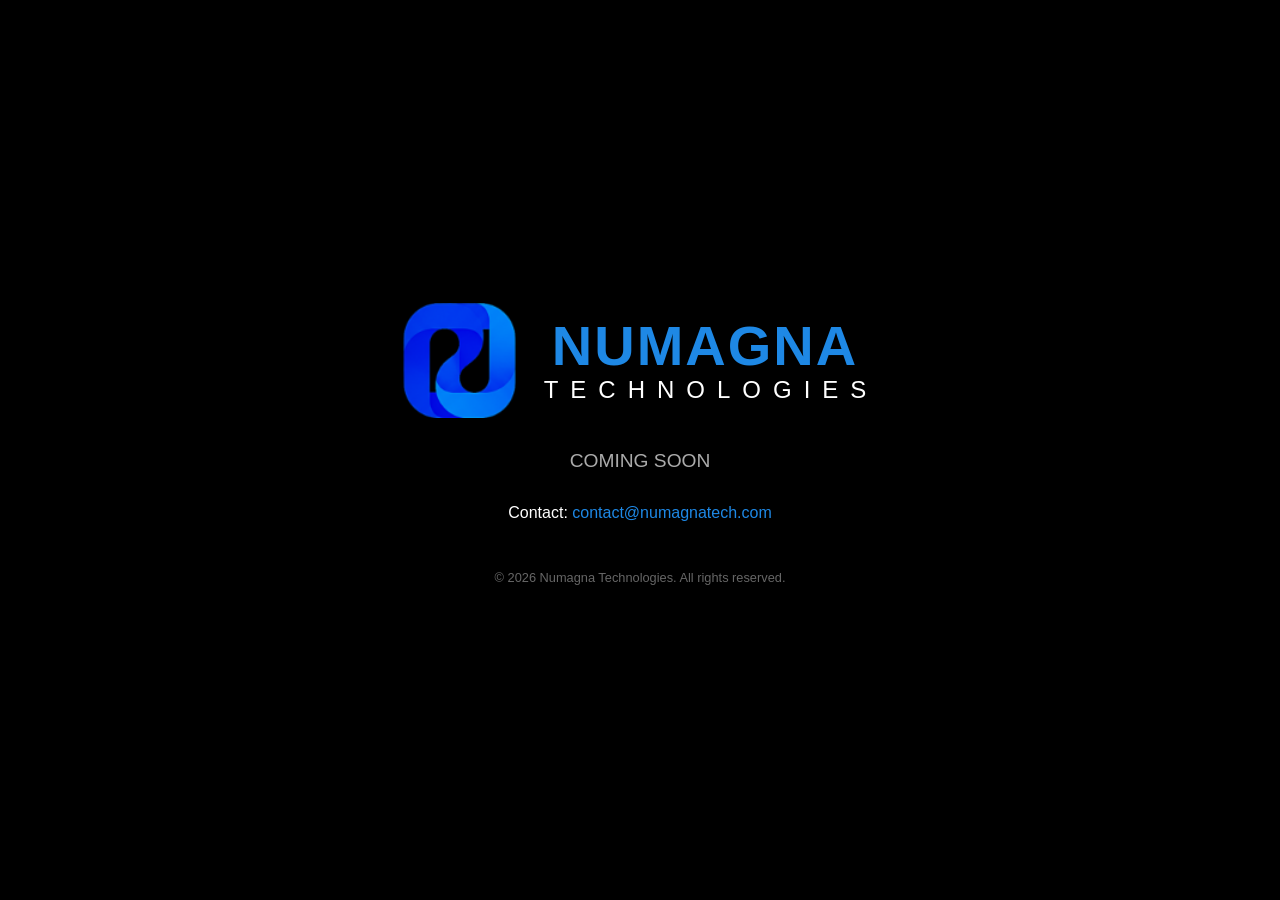
<file: index.html>
<!DOCTYPE html>
<html lang="en">
<head>
     <!-- Google tag (gtag.js) -->
    <script async src="https://www.googletagmanager.com/gtag/js?id=G-K80WSXE755"></script>
    <script>
    window.dataLayer = window.dataLayer || [];
    function gtag(){dataLayer.push(arguments);}
    gtag('js', new Date());

    gtag('config', 'G-K80WSXE755');
    </script>   
    <meta charset="UTF-8">
    <meta name="viewport" content="width=device-width, initial-scale=1.0">
    <title>Numagna Technologies | Coming Soon</title>
    
    <!-- SEO Meta Tags -->
    <meta name="description" content="Numagna Technologies is pioneering high-performance software, graphics systems, and interactive computing. Coming soon.">
    <meta name="keywords" content="Numagna Technologies, Numension, 3D game engine, DirectX 12, C++, high-performance software, technology, coming soon">
    
    <!-- Open Graph / Facebook Meta Tags -->
    <meta property="og:type" content="website">
    <meta property="og:url" content="https://numagnatech.com/">
    <meta property="og:title" content="Numagna Technologies | Coming Soon">
    <meta property="og:description" content="Numagna Technologies is pioneering high-performance software, graphics systems, and interactive computing. Coming soon.">
    <meta property="og:image" content="https://numagnatech.com/web-app-manifest-512x512.png">

    <!-- Twitter Meta Tags -->
    <meta property="twitter:card" content="summary_large_image">
    <meta property="twitter:url" content="https://numagnatech.com/">
    <meta property="twitter:title" content="Numagna Technologies | Coming Soon">
    <meta property="twitter:description" content="Numagna Technologies is pioneering high-performance software, graphics systems, and interactive computing. Coming soon.">
    <meta property="twitter:image" content="https://numagnatech.com/web-app-manifest-512x512.png">

    <link rel="icon" type="image/png" href="/favicon-96x96.png" sizes="96x96" />
    <link rel="icon" type="image/svg+xml" href="/favicon.svg" />
    <link rel="shortcut icon" href="/favicon.ico" />
    <link rel="apple-touch-icon" sizes="180x180" href="/apple-touch-icon.png" />
    <link rel="manifest" href="/site.webmanifest" />
<style>
    body { 
        margin: 0; padding: 0; display: flex; justify-content: center; 
        align-items: center; min-height: 100vh; background-color: #000000; 
        color: #ffffff; font-family: -apple-system, BlinkMacSystemFont, "Segoe UI", Roboto, Helvetica, Arial, sans-serif;
        will-change: transform;
        -webkit-font-smoothing: antialiased;
    }
    .container { text-align: center; padding: 20px; width: 100%; box-sizing: border-box; }
    
    /* Branding Section */
    .main-branding-container {
        display: flex;
        align-items: center; /* This centers the logo vertically against the text block */
        justify-content: center;
        gap: 15px; /* Space between the logo and the text */
        margin-bottom: 2rem;
        flex-wrap: wrap; /* Allow wrapping on very small screens if needed */
    }

    .text-block {
        display: flex;
        flex-direction: column;
        align-items: center; /* Centers the words relative to each other */
        gap: 4px; /* INCREASE/DECREASE THIS for vertical space between words */
    }

    .main-logo {
        height: 115px; /* Sized to match the combined height of the text */
        width: auto;
    }

    h1 { 
        font-size: 3.5rem; 
        margin: 0; 
        letter-spacing: 2px; 
        color: #1e88e5;
        line-height: 1; /* Eliminates hidden vertical padding */
    }

    .subtitle { 
        font-size: 1.5rem; 
        font-weight: 300;
        letter-spacing: 12px;
        margin: 0;
        padding-left: 12px; /* Counteracts letter-spacing to keep text centered */
        color: #ffffff;
        text-transform: uppercase;
        line-height: 1;
    }

    /* Mobile Responsiveness */
    @media (max-width: 768px) {
        .main-logo {
            height: 80px;
        }

        h1 {
            font-size: 2.5rem;
            letter-spacing: 2px;
        }

        .subtitle {
            font-size: 1.1rem;
            letter-spacing: 8px;
            padding-left: 8px;
        }
    }
    
    @media (max-width: 480px) {
        h1 {
            font-size: 2rem;
        }
        
        .subtitle {
            font-size: 0.9rem;
            letter-spacing: 6px;
            padding-left: 6px;
        }
    }

    /* Supporting Content */
    .tagline { font-size: 1.2rem; color: #aaaaaa; margin-top: 1.5rem; }
    .contact { margin-top: 2rem; }
    a { color: #1e88e5; text-decoration: none; border-bottom: 1px solid transparent; transition: border-color 0.3s; }
    a:hover { border-bottom-color: #1e88e5; }
</style>

</head>
<body>
<div class="container">
    <div class="main-branding-container">
        <img src="/favicon-96x96.png" alt="Numagna Logo" class="main-logo">
        
        <div class="text-block">
            <h1>NUMAGNA</h1>
            <p class="subtitle">TECHNOLOGIES</p>
        </div>
    </div>

    <p class="tagline">COMING SOON</p>
    
    <div class="contact">
        <p>Contact: <a href="mailto:contact@numagnatech.com">contact@numagnatech.com</a></p>
    </div>
    
    <footer style="margin-top: 3rem; font-size: 0.8rem; color: #666;">
        <p>&copy; <span id="year"></span> Numagna Technologies. All rights reserved.</p>
    </footer>        
    <script>
            document.getElementById("year").textContent = new Date().getFullYear();
        </script>
    </div>
</body>
</html>
</file>
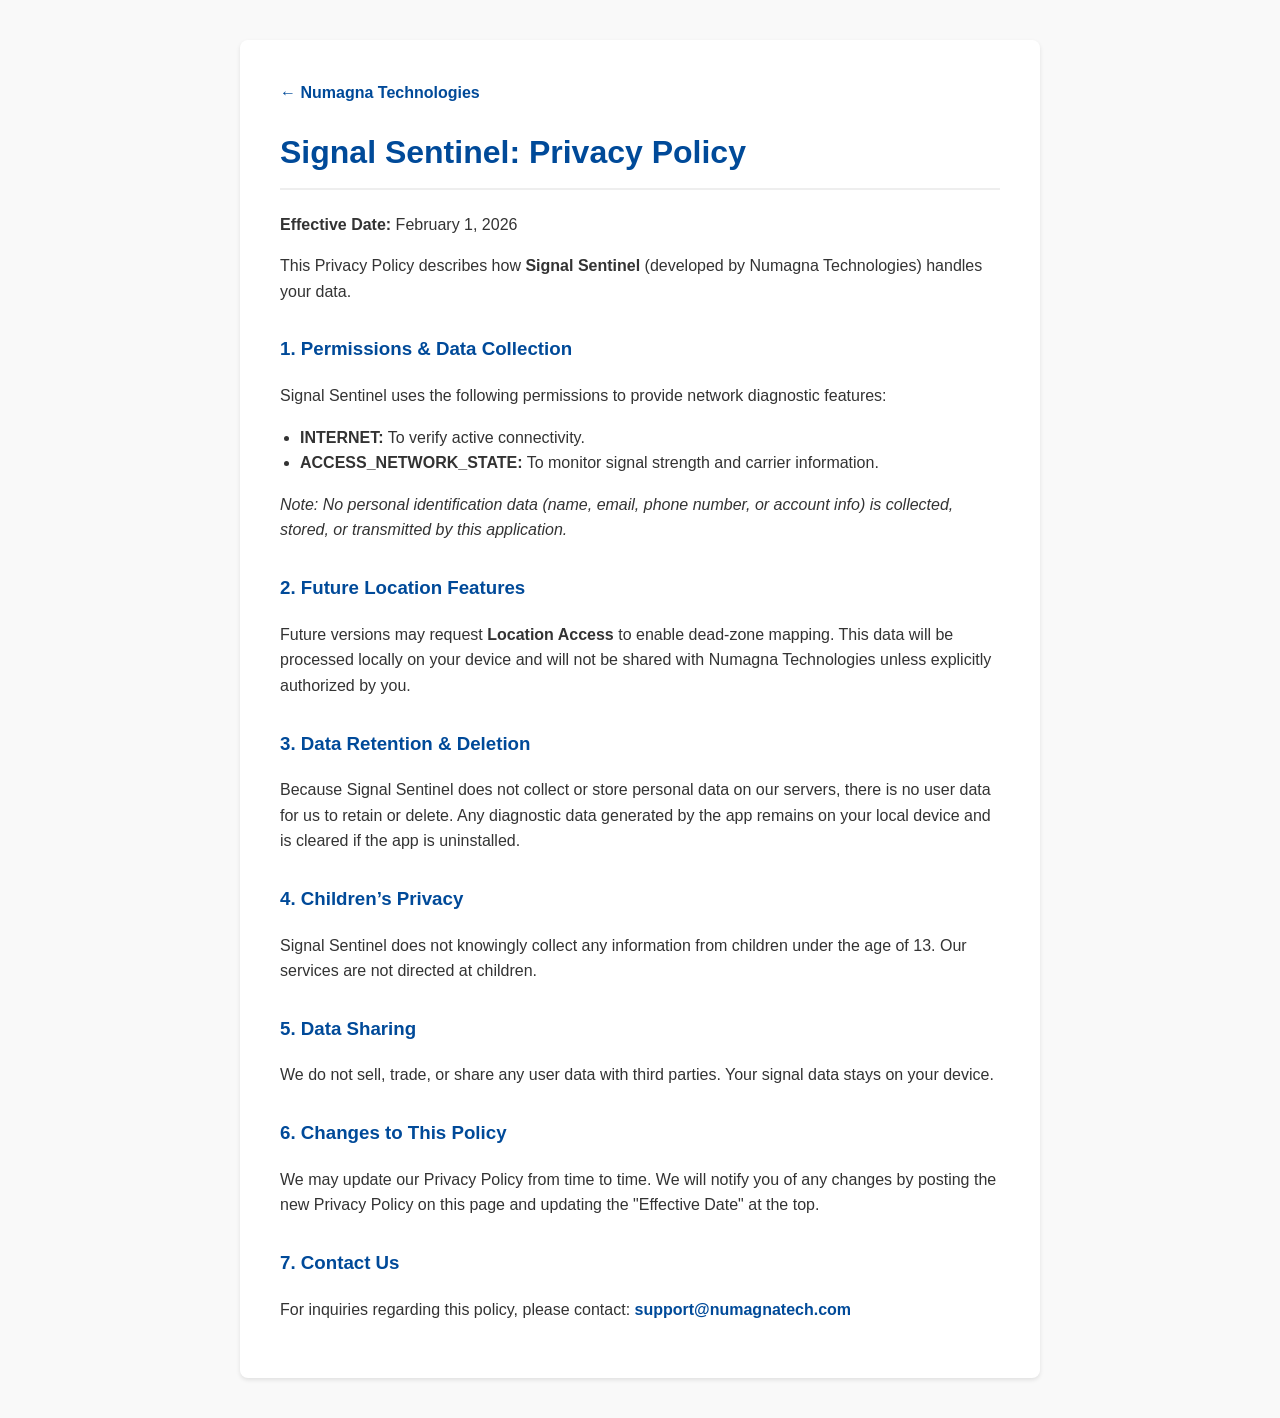
<file: signalsentinel/privacy.html>
<!DOCTYPE html>
<html lang="en">
<head>
     <!-- Google tag (gtag.js) -->
    <script async src="https://www.googletagmanager.com/gtag/js?id=G-K80WSXE755"></script>
    <script>
    window.dataLayer = window.dataLayer || [];
    function gtag(){dataLayer.push(arguments);}
    gtag('js', new Date());

    gtag('config', 'G-K80WSXE755');
    </script>    
    <meta charset="UTF-8">
    <meta name="viewport" content="width=device-width, initial-scale=1.0">
    <meta name="robots" content="noindex">    
    <title>Privacy Policy | Signal Sentinel</title>
    <style>
        body { font-family: -apple-system, BlinkMacSystemFont, "Segoe UI", Roboto, sans-serif; line-height: 1.6; color: #333; max-width: 800px; margin: 40px auto; padding: 0 20px; background-color: #f9f9f9; 
                will-change: transform;
                -webkit-font-smoothing: antialiased;
        }
        .container { background: white; padding: 40px; border-radius: 8px; box-shadow: 0 2px 4px rgba(0,0,0,0.1); }
        h1 { color: #004a99; border-bottom: 2px solid #eee; padding-bottom: 10px; }
        h3 { color: #004a99; margin-top: 30px; }
        .back-link { text-decoration: none; color: #004a99; font-weight: bold; }
        .back-link:hover { text-decoration: underline; }
        .contact-link { color: #004a99; font-weight: bold; text-decoration: none; }
        .contact-link:hover { text-decoration: underline; }
        ul { padding-left: 20px; }
    </style>
</head>
<body>
    <div class="container">
        <a href="https://numagnatech.com" class="back-link">← Numagna Technologies</a>
        <h1>Signal Sentinel: Privacy Policy</h1>
        <p><strong>Effective Date:</strong> February 1, 2026</p>
        
        <p>This Privacy Policy describes how <strong>Signal Sentinel</strong> (developed by Numagna Technologies) handles your data.</p>

        <h3>1. Permissions & Data Collection</h3>
        <p>Signal Sentinel uses the following permissions to provide network diagnostic features:</p>
        <ul>
            <li><strong>INTERNET:</strong> To verify active connectivity.</li>
            <li><strong>ACCESS_NETWORK_STATE:</strong> To monitor signal strength and carrier information.</li>
        </ul>
        <p><em>Note: No personal identification data (name, email, phone number, or account info) is collected, stored, or transmitted by this application.</em></p>

        <h3>2. Future Location Features</h3>
        <p>Future versions may request <strong>Location Access</strong> to enable dead-zone mapping. This data will be processed locally on your device and will not be shared with Numagna Technologies unless explicitly authorized by you.</p>

        <h3>3. Data Retention & Deletion</h3>
        <p>Because Signal Sentinel does not collect or store personal data on our servers, there is no user data for us to retain or delete. Any diagnostic data generated by the app remains on your local device and is cleared if the app is uninstalled.</p>

        <h3>4. Children’s Privacy</h3>
        <p>Signal Sentinel does not knowingly collect any information from children under the age of 13. Our services are not directed at children.</p>

        <h3>5. Data Sharing</h3>
        <p>We do not sell, trade, or share any user data with third parties. Your signal data stays on your device.</p>

        <h3>6. Changes to This Policy</h3>
        <p>We may update our Privacy Policy from time to time. We will notify you of any changes by posting the new Privacy Policy on this page and updating the "Effective Date" at the top.</p>

        <h3>7. Contact Us</h3>
        <p>For inquiries regarding this policy, please contact: 
        <a href="mailto:support@numagnatech.com" class="contact-link">support@numagnatech.com</a></p>
    </div>
</body>
</html>
</file>
